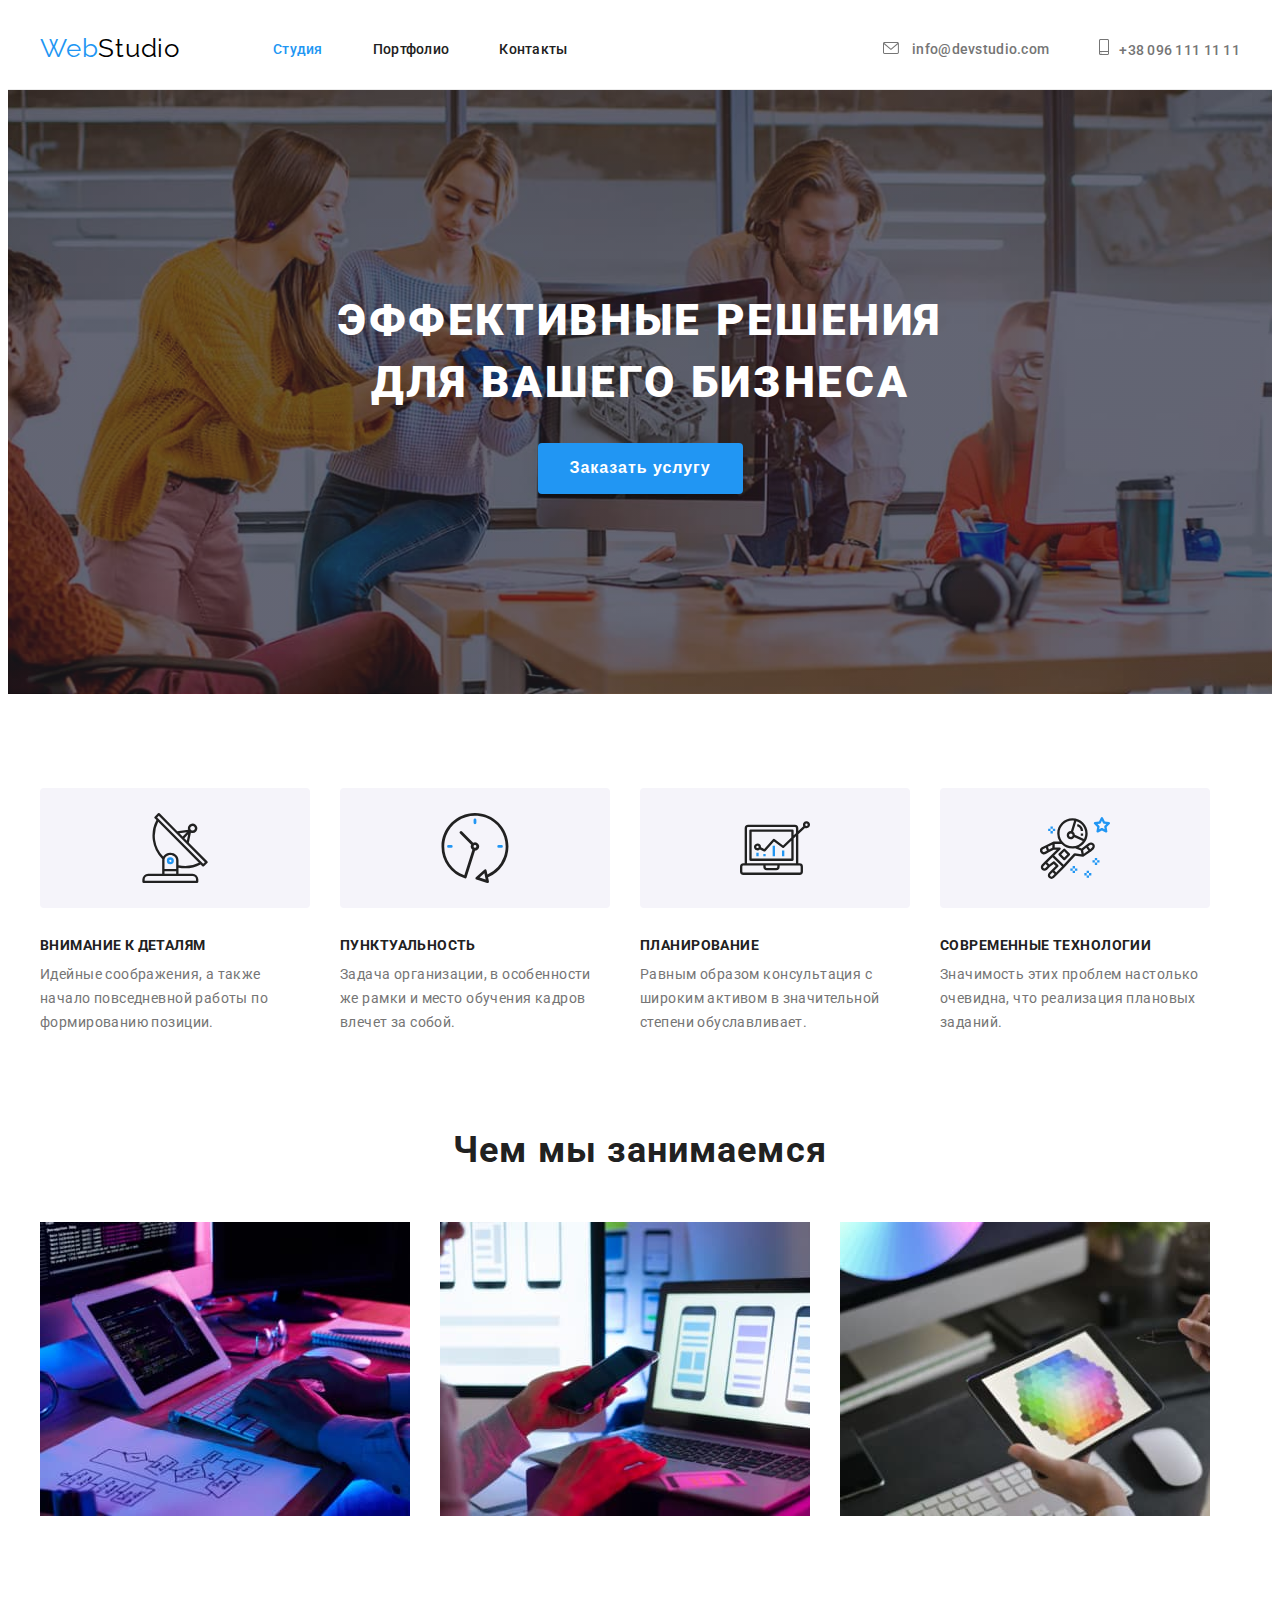
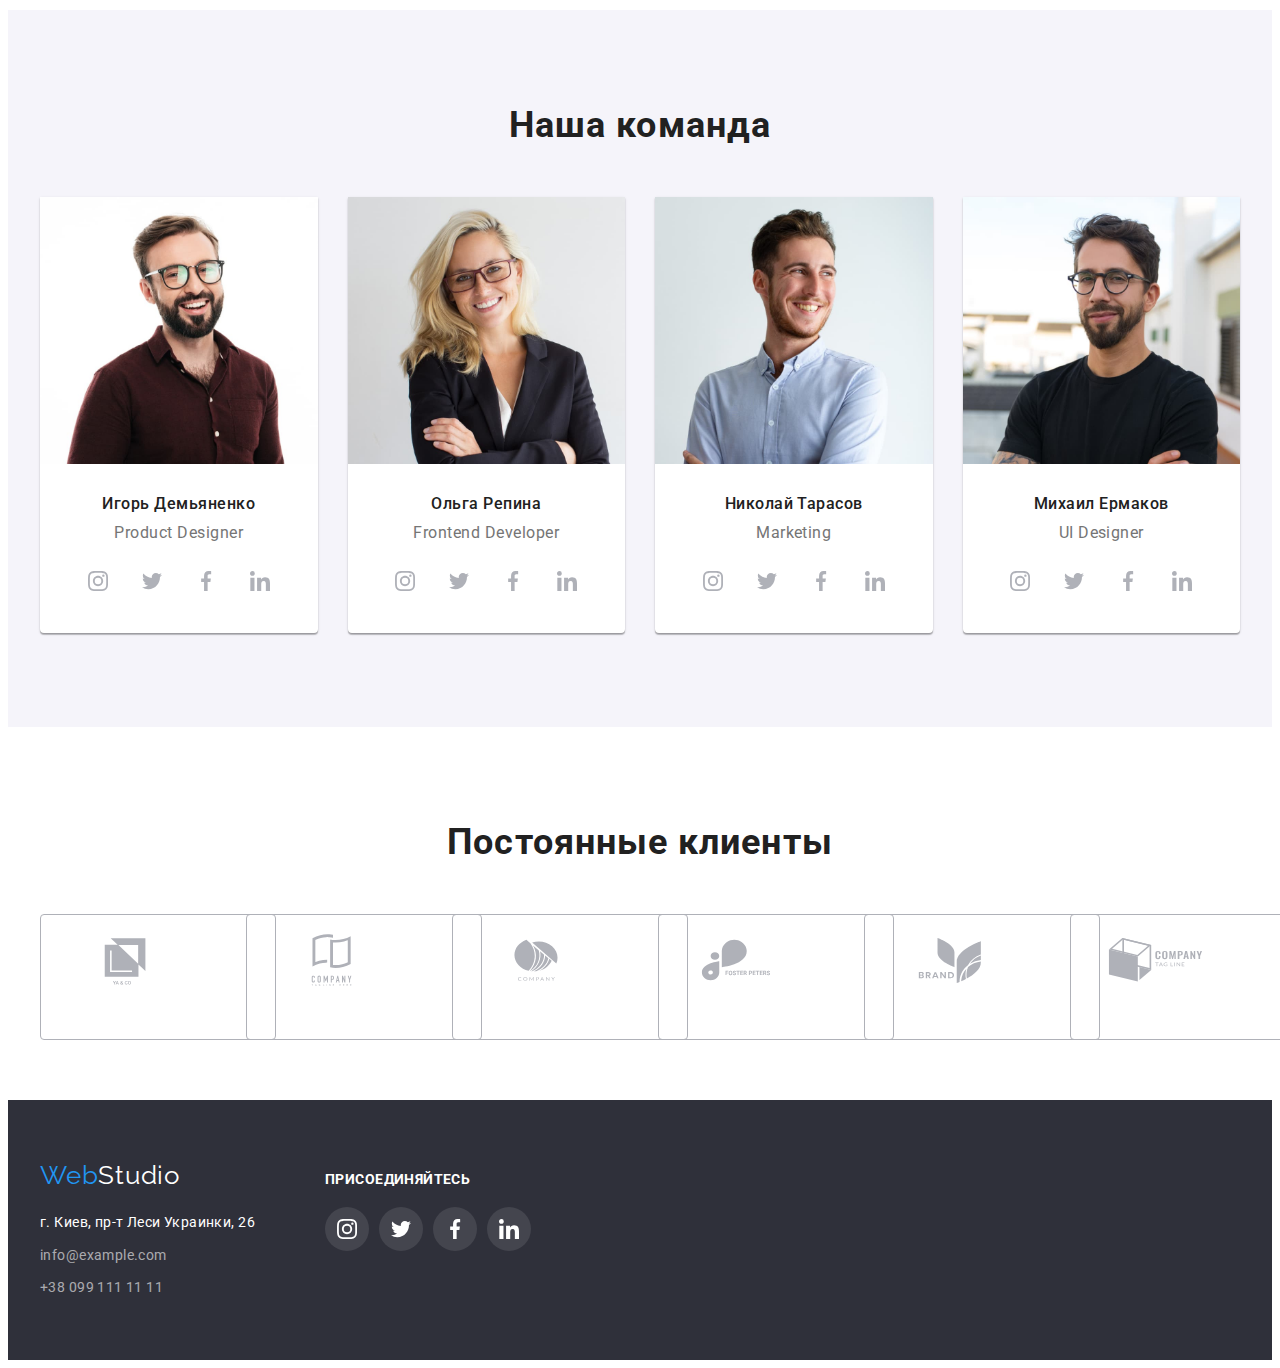
<file: index.html>
<!DOCTYPE html>
<html lang="ru">
  <head>
    <meta charset="UTF-8" />
    <meta http-equiv="X-UA-Compatible" content="IE=edge" />
    <meta name="viewport" content="width=device-width, initial-scale=1.0" />
    <link
      href="https://fonts.googleapis.com/css2?family=Raleway:wght@700&family=Roboto:wght@400;500;700;900&display=swap"
      rel="stylesheet"
    />
    <link
      rel="stylesheet"
      href="https://cdnjs.cloudflare.com/ajax/libs/modern-normalize/1.1.0/modern-normalize.min.css"
      integrity="sha512-wpPYUAdjBVSE4KJnH1VR1HeZfpl1ub8YT/NKx4PuQ5NmX2tKuGu6U/JRp5y+Y8XG2tV+wKQpNHVUX03MfMFn9Q=="
      crossorigin="anonymous"
      referrerpolicy="no-referrer"
    />
    <link rel="stylesheet" href="css/styles.css" />
    <title>HW4</title>
  </head>
  <body>
    <!--Шапка-->
    <header class="header">
     <div class="container header-block">
        <nav class="header-nav">
        <a class="logo link" href="index.html">Web<span class="header-logo">Studio</span></a>

        <ul class="nav-list list">
          <li class="nav-item"><a class="nav-link studio-link link" href="index.html">Студия</a></li>
          <li class="nav-item"><a class="nav-link link" href="portfolio.html">Портфолио</a></li>
          <li class="nav-item"><a class="nav-link link" href="">Контакты</a></li>
        </ul>
      </nav>

      <ul class="header-contacts list">
        <li class="contacts-item">
          <a class="contacts-link link" href="mailto:info@devstudio.com"> <svg class="contacts-icon"  width="16" height="12">
            <use href="./images/icons.svg#icon-envelope"></use>
          </svg> info@devstudio.com</a>
        </li>
        <li class="contacts-item">
          <a class="contacts-link link" href="tel:+380961111111"> <svg class="contacts-icon"  width="10" height="16">
            <use href="./images/icons.svg#icon-smartphone"></use>
          </svg>+38 096 111 11 11</a>
        </li>
      </ul>
     </div>
    </header>

    <main class="main-studio">
      <!--Герой-->
      <section class="hero section">
        <div class="container">
          <h1 class="hero-title">
          Эффективные решения для вашего бизнеса
        </h1>
        <button type="button" class="hero-button">Заказать услугу</button>
        </div>
      </section>

      <!--Особенности-->
      <section class="features section">
        <div class="container">
          <h2 class="features-title">Особенности</h2>
        <ul class="features-list list">
          <li class="features-item">
            <div class="features-icon-box"><svg class="features-icon" width="70" height="70">
              <use href="./images/icons.svg#icon-antenna"></use>
            </svg></div>
            <h3 class="features-subtitle">Внимание к деталям</h3>
            <p class="features-text">
              Идейные соображения, а также начало повседневной работы по формированию позиции.
            </p>
          </li>
          <li class="features-item">
            <div class="features-icon-box"><svg class="features-icon" width="70" height="70">
              <use href="./images/icons.svg#icon-clock"></use>
            </svg></div>
            <h3 class="features-subtitle">Пунктуальность</h3>
            <p class="features-text">
              Задача организации, в особенности же рамки и место обучения кадров влечет за собой.
            </p>
          </li>
          <li class="features-item">
            <div class="features-icon-box"><svg class="features-icon" width="70" height="70">
              <use href="./images/icons.svg#icon-diagram"></use>
            </svg></div>
            <h3 class="features-subtitle">Планирование</h3>
            <p class="features-text">
              Равным образом консультация с широким активом в значительной степени обуславливает.
            </p>
          </li>
          <li class="features-item">
            <div class="features-icon-box"><svg class="features-icon" width="70" height="70">
              <use href="./images/icons.svg#icon-astronaut"></use>
            </svg></div>
            <h3 class="features-subtitle">Современные технологии</h3>
            <p class="features-text">
              Значимость этих проблем настолько очевидна, что реализация плановых заданий.
            </p>
          </li>
        </ul>
        </div>
      </section>

      <!--Чем мы занимаемся-->
      <section class="activity section">
        <div class="container">
          <h2 class="activity-title">Чем мы занимаемся</h2>
        <ul class="activity-list list">
          <li class="activity-item"><img src="./images/box1.jpg" alt="руки печатают на клавиатуре" width="370" /></li>
          <li class="activity-item"><img src="./images/box2.jpg" alt="телефон в руке" width="370" /></li>
          <li class="activity-item"><img src="./images/box3.jpg" alt="планшет в руке" width="370" /></li>
        </ul>
        </div>
      </section>

      <!--Наша команда-->
      <section class="team section">
       <div class="container">
          <h2 class="team-title">Наша команда</h2>
        <ul class="team-list list">
          <li class="team-item">
            <img class="team-img" src="./images/igor.jpg" alt="фото Игоря Демьяненко" width="270" />
            <div class="team-card">
              <h3 class="team-members">Игорь Демьяненко</h3>
            <p class="team-text">Product Designer</p>
            <ul class="team-soc-list list">
              <li class="team-soc-item">
                <a class="team-soc-link link" href=""> <svg class="team-soc-icon" width="20" height="20">
                  <use href="./images/icons.svg#icon-instagram"></use></svg></a></li>
              <li class="team-soc-item">
                <a class="team-soc-link link" href=""> <svg class="team-soc-icon" width="20" height="20">
                  <use href="./images/icons.svg#icon-twitter"></use></svg></a></li>
              <li class="team-soc-item">
                <a class="team-soc-link link" href=""> <svg class="team-soc-icon" width="20" height="20">
                  <use href="./images/icons.svg#icon-facebook"></use></svg></a></li>
              <li class="team-soc-item">
                <a class="team-soc-link link" href=""> <svg class="team-soc-icon" width="20" height="20">
                  <use href="./images/icons.svg#icon-linkedin"></use></svg></a></li>
            </ul>
            </div>
          </li>
          <li class="team-item">
            <img class="team-img" src="./images/olga.jpg" alt="фото Ольги Репиной" width="270" />
            <div class="team-card">
              <h3 class="team-members">Ольга Репина</h3>
            <p class="team-text">Frontend Developer</p>
            <ul class="team-soc-list list">
              <li class="team-soc-item">
                <a class="team-soc-link link" href=""> <svg class="team-soc-icon" width="20" height="20">
                  <use href="./images/icons.svg#icon-instagram"></use></svg></a></li>
              <li class="team-soc-item">
                <a class="team-soc-link link" href=""> <svg class="team-soc-icon" width="20" height="20">
                  <use href="./images/icons.svg#icon-twitter"></use></svg></a></li>
              <li class="team-soc-item">
                <a class="team-soc-link link" href=""> <svg class="team-soc-icon" width="20" height="20">
                  <use href="./images/icons.svg#icon-facebook"></use></svg></a></li>
              <li class="team-soc-item">
                <a class="team-soc-link link" href=""> <svg class="team-soc-icon" width="20" height="20">
                  <use href="./images/icons.svg#icon-linkedin"></use></svg></a></li>
            </ul>
            </div>
          </li>
          <li class="team-item">
            <img class="team-img" src="./images/nikolay.jpg" alt="фото Николая Тарасова" width="270" />
            <div class="team-card">
              <h3 class="team-members">Николай Тарасов</h3>
            <p class="team-text">Marketing</p>
            <ul class="team-soc-list list">
              <li class="team-soc-item">
                <a class="team-soc-link link" href=""> <svg class="team-soc-icon" width="20" height="20">
                  <use href="./images/icons.svg#icon-instagram"></use></svg></a></li>
              <li class="team-soc-item">
                <a class="team-soc-link link" href=""> <svg class="team-soc-icon" width="20" height="20">
                  <use href="./images/icons.svg#icon-twitter"></use></svg></a></li>
              <li class="team-soc-item">
                <a class="team-soc-link link" href=""> <svg class="team-soc-icon" width="20" height="20">
                  <use href="./images/icons.svg#icon-facebook"></use></svg></a></li>
              <li class="team-soc-item">
                <a class="team-soc-link link" href=""> <svg class="team-soc-icon" width="20" height="20">
                  <use href="./images/icons.svg#icon-linkedin"></use></svg></a></li>
            </ul>
            </div>
          </li>
          <li class="team-item">
            <img class="team-img" src="./images/michael.jpg" alt="фото Михаила Ермакова" width="270" />
            <div class="team-card">
              <h3 class="team-members">Михаил Ермаков</h3>
            <p class="team-text">UI Designer</p>
            <ul class="team-soc-list list">
              <li class="team-soc-item">
                <a class="team-soc-link link" href=""> <svg class="team-soc-icon" width="20" height="20">
                  <use href="./images/icons.svg#icon-instagram"></use></svg></a></li>
              <li class="team-soc-item">
                <a class="team-soc-link link" href=""> <svg class="team-soc-icon" width="20" height="20">
                  <use href="./images/icons.svg#icon-twitter"></use></svg></a></li>
              <li class="team-soc-item">
                <a class="team-soc-link link" href=""> <svg class="team-soc-icon" width="20" height="20">
                  <use href="./images/icons.svg#icon-facebook"></use></svg></a></li>
              <li class="team-soc-item">
                <a class="team-soc-link link" href=""> <svg class="team-soc-icon" width="20" height="20">
                  <use href="./images/icons.svg#icon-linkedin"></use></svg></a></li>
            </ul>
            </div>
          </li>
        </ul>
       </div>
      </section>
    </main>

    <!-- Постоянные клиенты -->
    <section class="clients section">
      <div class="container">
        <h2 class="clients-title">Постоянные клиенты
        </h2>
        <ul class="clients-list list">
          <li class="clients-item">
            <a class="clients-link link" href="">
              <svg class="clients-icon" width="106" height="60">
                <use href="./images/icons.svg#icon-logo1"></use>
              </svg>
            </a>
          </li>
          <li class="clients-item">
            <a class="clients-link link" href="">
              <svg class="clients-icon" width="106" height="60">
                <use href="./images/icons.svg#icon-logo2"></use>
              </svg>
            </a>
          </li>
          <li class="clients-item">
            <a class="clients-link link" href="">
              <svg class="clients-icon" width="106" height="60">
                <use href="./images/icons.svg#icon-logo3"></use>
              </svg>
            </a>
          </li>
          <li class="clients-item">
            <a class="clients-link link" href="">
              <svg class="clients-icon" width="106" height="60">
                <use href="./images/icons.svg#icon-logo4"></use>
              </svg>
            </a>
          </li>
          <li class="clients-item">
            <a class="clients-link link" href="">
              <svg class="clients-icon" width="106" height="60">
                <use href="./images/icons.svg#icon-logo5"></use>
              </svg>
            </a>
          </li>
          <li class="clients-item">
            <a class="clients-link link" href="">
              <svg class="clients-icon" width="106" height="60">
                <use href="./images/icons.svg#icon-logo6"></use>
              </svg>
            </a>
          </li>
        </ul>
      </div>
    </section>
    <!--Футер-->
    <footer class="footer">
      <div class="container footer-soc">
        <div>
                  <a href="index.html" class="logo link"> Web<span class="footer-logo">Studio</span></a>
      <address class="footer-address">
        <ul class="address-list list">
          <li>
            <a
              class="address-link link"
              href="https://goo.gl/maps/BdxFgs6YbTX86F2k7"
              target="_blank"
              rel="noopener nofollow noreferrer"
              >г. Киев, пр-т Леси Украинки, 26</a
            >
            <br />
          </li>
          <li>
            <a class="footer-contacts link" href="mailto:info@example.com"> info@example.com</a>
            <br />
          </li>
          <li>
            <a class="footer-contacts link" href="tel:+380991111111">+38 099 111 11 11</a>
          </li>
        </ul>
      </address>
        </div>
        <div class="footer-soc-div">
          <h2 class="footer-title">присоединяйтесь</h2>
          <ul class="footer-soc-list list">
            <li class="footer-soc-item"><a href="" class="footer-soc-link">
              <svg class="footer-soc-icon" width="20" height="20" ><use href="./images/icons.svg#icon-instagram"></use></svg></a></li>
            <li class="footer-soc-item"><a href="" class="footer-soc-link">
              <svg class="footer-soc-icon" width="20" height="20" ><use href="./images/icons.svg#icon-twitter"></use></svg></a></li>
            <li class="footer-soc-item"><a href="" class="footer-soc-link">
              <svg class="footer-soc-icon" width="20" height="20" ><use href="./images/icons.svg#icon-facebook"></use></svg></a></li>
            <li class="footer-soc-item"><a href="" class="footer-soc-link">
              <svg class="footer-soc-icon" width="20" height="20" ><use href="./images/icons.svg#icon-linkedin"></use></svg></a></li>
          </ul>
        </div>
      </div>
    </footer>
  </body>
</html>
</file>
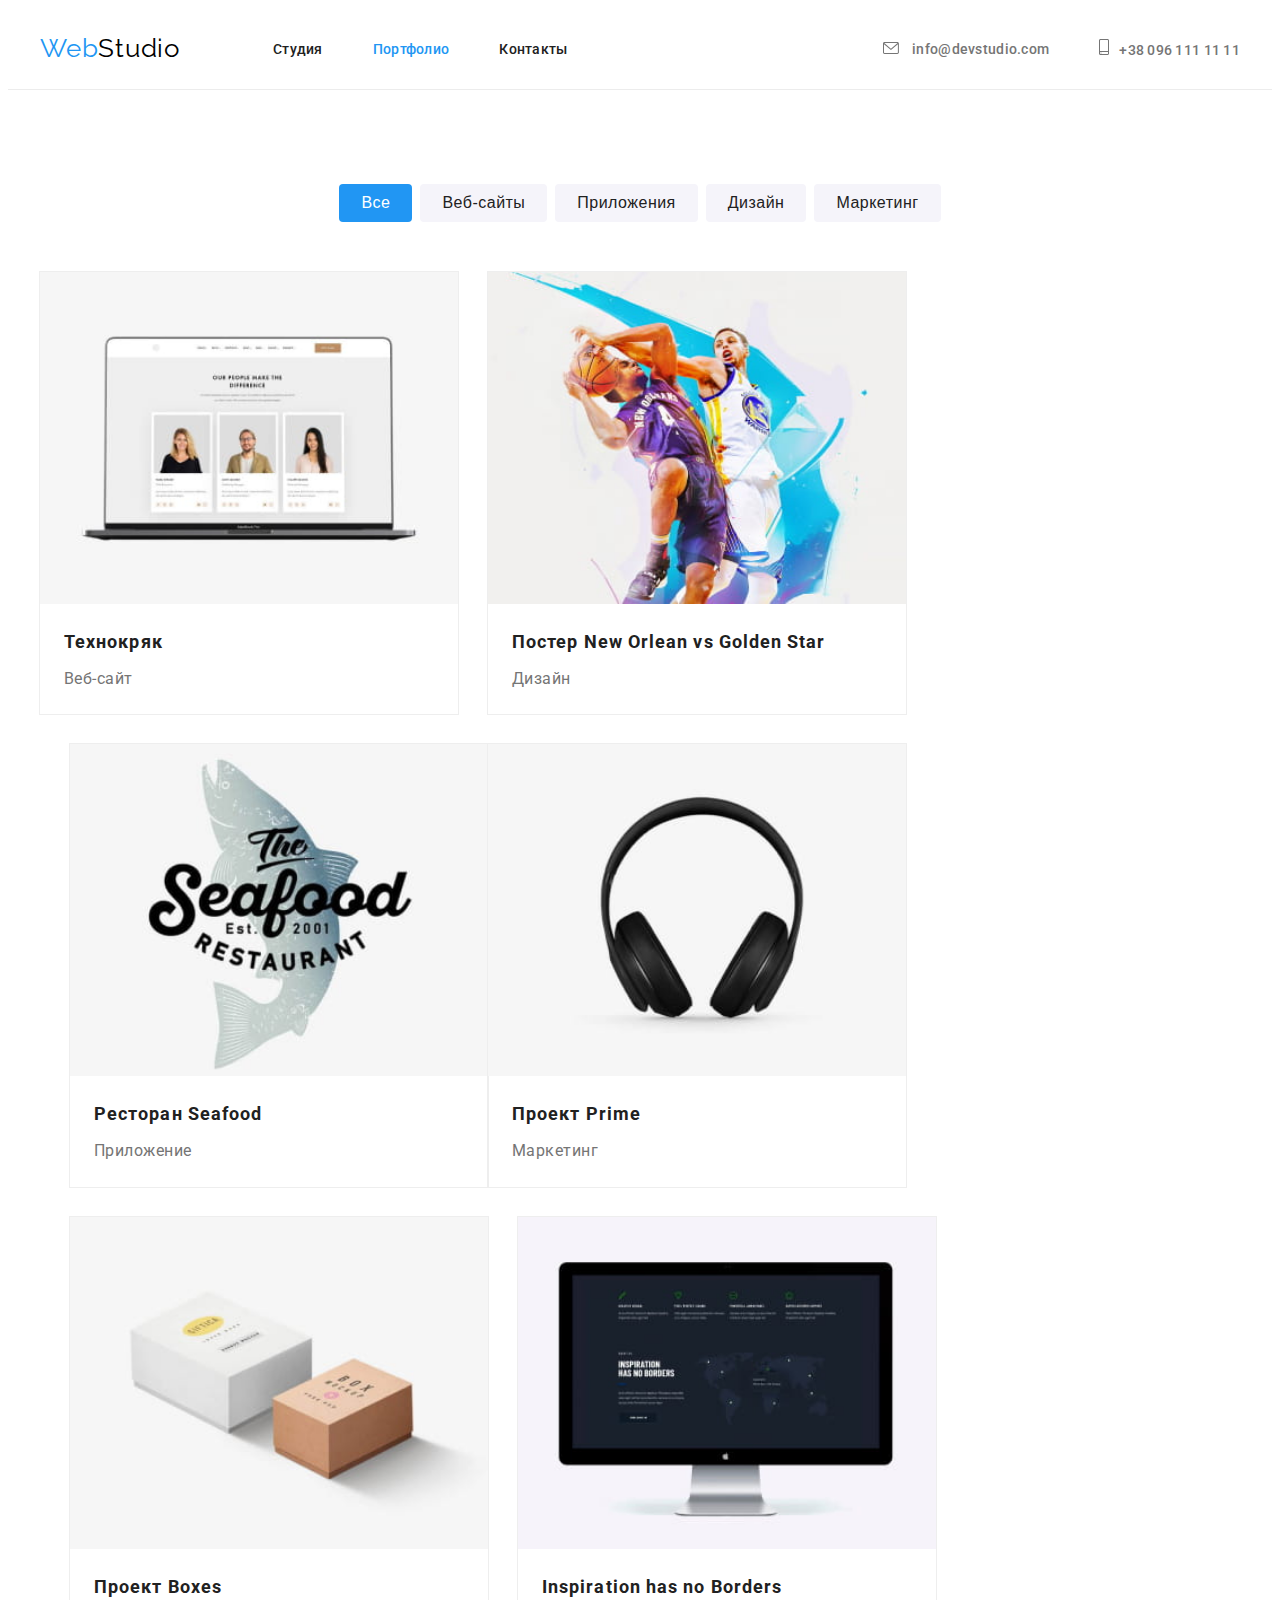
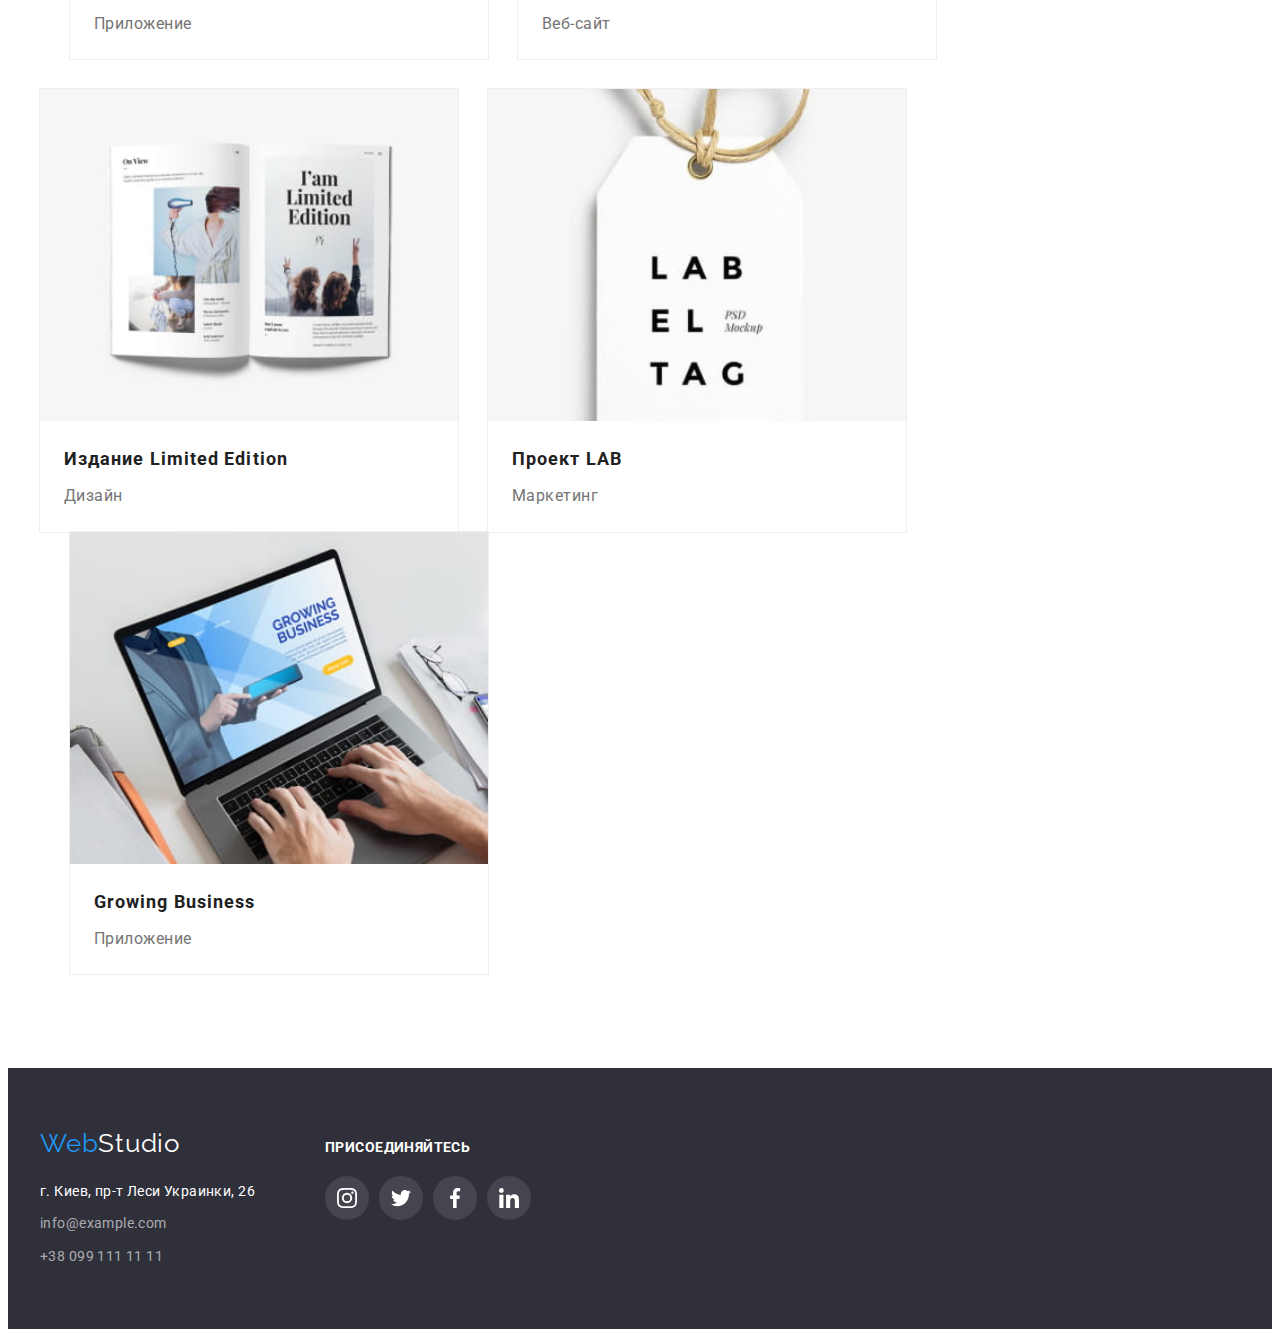
<file: portfolio.html>
<!DOCTYPE html>
<html lang="ru">
  <head>
    <meta charset="UTF-8" />
    <meta http-equiv="X-UA-Compatible" content="IE=edge" />
    <meta name="viewport" content="width=device-width, initial-scale=1.0" />
    <link rel="preconnect" href="https://fonts.googleapis.com" />
    <link rel="preconnect" href="https://fonts.gstatic.com" crossorigin />
    <link
      href="https://fonts.googleapis.com/css2?family=Raleway:wght@700&family=Roboto:wght@400;500;700;900&display=swap"
      rel="stylesheet"
    />
    <link
      rel="stylesheet"
      href="https://cdnjs.cloudflare.com/ajax/libs/modern-normalize/1.1.0/modern-normalize.min.css"
      integrity="sha512-wpPYUAdjBVSE4KJnH1VR1HeZfpl1ub8YT/NKx4PuQ5NmX2tKuGu6U/JRp5y+Y8XG2tV+wKQpNHVUX03MfMFn9Q=="
      crossorigin="anonymous"
      referrerpolicy="no-referrer"
    />
    <link rel="stylesheet" href="css/styles.css" />
    <title>HW4</title>
  </head>

  <body>
    <!--Шапка-->
    <header class="header">
     <div class="container header-block">
        <nav class="header-nav">
        <a class="logo link" href="index.html">Web<span class="header-logo">Studio</span></a>

        <ul class="nav-list list">
          <li class="nav-item"><a class="nav-link link" href="index.html">Студия</a></li>
          <li class="nav-item"><a class="nav-link portfolio-link link" href="portfolio.html">Портфолио</a></li>
          <li class="nav-item"><a class="nav-link link" href="">Контакты</a></li>
        </ul>
      </nav>

      <ul class="header-contacts list">
        <li class="contacts-item">
          <a class="contacts-link link" href="mailto:info@devstudio.com"><svg class="contacts-icon"  width="16" height="12">
            <use href="./images/icons.svg#icon-envelope"></use>
          </svg> info@devstudio.com</a>
        </li>
        <li class="contacts-item">
          <a class="contacts-link link" href="tel:+380961111111"><svg class="contacts-icon"  width="10" height="16">
            <use href="./images/icons.svg#icon-smartphone"></use>
          </svg>+38 096 111 11 11</a>
        </li>
      </ul>
     </div>
    </header>
    <main class="main-portfolio">
      <!-- Портфолио -->
      <section class="portfolio section">
        <div class="container">
          <h1 class="portfolio-title">Портфолио</h1>

        <ul class="button-list list">
          <li class="portfolio-button-item">
            <button class="portfolio-button current" type="button">Все</button>
          </li>
          <li class="portfolio-button-item">
            <button class="portfolio-button secondary" type="button">Веб-сайты</button>
          </li>
          <li class="portfolio-button-item">
            <button class="portfolio-button secondary" type="button">Приложения</button>
          </li>
          <li class="portfolio-button-item">
            <button class="portfolio-button secondary" type="button">Дизайн</button>
          </li>
          <li class="portfolio-button-item">
            <button class="portfolio-button secondary" type="button">Маркетинг</button>
          </li>
        </ul>
        <ul class="portfolio-list list">
          <li class="portfolio-list-item"> <a href="" class="portfolio-list-link link">
            <img class="portfolio-img" src="./images/project1.jpg" alt="Ноутбук" width="370" />
            <div class="portfolio-card">
              <h2 class="portfolio-subtitle">Технокряк</h2>
            <p class="portfolio-text">Веб-сайт</p>
          </div></a>
          </li>
          <li class="portfolio-list-item"> <a href="" class="portfolio-list-link link">
            <img class="portfolio-img" src="./images/project2.jpg" alt="Два баскетболиста с мячом" width="370" />
            <div class="portfolio-card">
              <h2 class="portfolio-subtitle">Постер New Orlean vs Golden Star</h2>
            <p class="portfolio-text">Дизайн</p>
          </div></a>
          </li>
          <li class="portfolio-list-item"> <a href="" class="portfolio-list-link link">
            <img class="portfolio-img" src="./images/project3.jpg" alt="Ресторан Seafood" width="370" />
            <div class="portfolio-card">
              <h2 class="portfolio-subtitle">Ресторан Seafood</h2>
            <p class="portfolio-text">Приложение</p>
          </div></a>
          </li>
          <li class="portfolio-list-item"> <a href="" class="portfolio-list-link link">
            <img class="portfolio-img" src="./images/project4.jpg" alt="Наушники" width="370" />
            <div class="portfolio-card">
              <h2 class="portfolio-subtitle">Проект Prime</h2>
            <p class="portfolio-text">Маркетинг</p>
          </div></a>
          </li>
          <li class="portfolio-list-item"> <a href="" class="portfolio-list-link link">
            <img class="portfolio-img" src="./images/project5.jpg" alt="Две коробки" width="370" />
            <div class="portfolio-card">
              <h2 class="portfolio-subtitle">Проект Boxes</h2>
            <p class="portfolio-text">Приложение</p>
          </div></a> 
          </li>
          <li class="portfolio-list-item"> <a href="" class="portfolio-list-link link">
            <img class="portfolio-img" src="./images/project6.jpg" alt="Монитор" width="370" />
            <div class="portfolio-card">
              <h2 class="portfolio-subtitle">Inspiration has no Borders</h2>
            <p class="portfolio-text">Веб-сайт</p>
          </div></a> 
          </li>
          <li class="portfolio-list-item"> <a href="" class="portfolio-list-link link">
            <img class="portfolio-img" src="./images/project7.jpg" alt="Открытый журнал" width="370" />
            <div class="portfolio-card">
              <h2 class="portfolio-subtitle">Издание Limited Edition</h2>
            <p class="portfolio-text">Дизайн</p>
          </div></a> 
          </li>
          <li class="portfolio-list-item"> <a href="" class="portfolio-list-link link">
            <img class="portfolio-img" src="./images/project8.jpg" alt="Бирка" width="370" />
            <div class="portfolio-card">
              <h2 class="portfolio-subtitle">Проект LAB</h2>
            <p class="portfolio-text">Маркетинг</p>
          </div></a>  
          </li>
          <li class="portfolio-list-item"> <a href="" class="portfolio-list-link link">
            <img class="portfolio-img" src="./images/project9.jpg" alt="Руки печатающие на ноутбуке" width="370" />
            <div class="portfolio-card">
              <h2 class="portfolio-subtitle">Growing Business</h2>
            <p class="portfolio-text">Приложение</p>
          </div></a>  
          </li>
        </ul>
        </div>
      </section>
    </main>
    <!--Футер-->
  <footer class="footer">
      <div class="container footer-soc">
        <div>
                  <a href="index.html" class="logo link"> Web<span class="footer-logo">Studio</span></a>
      <address class="footer-address">
        <ul class="address-list list">
          <li>
            <a
              class="address-link link"
              href="https://goo.gl/maps/BdxFgs6YbTX86F2k7"
              target="_blank"
              rel="noopener nofollow noreferrer"
              >г. Киев, пр-т Леси Украинки, 26</a
            >
            <br />
          </li>
          <li>
            <a class="footer-contacts link" href="mailto:info@example.com"> info@example.com</a>
            <br />
          </li>
          <li>
            <a class="footer-contacts link" href="tel:+380991111111">+38 099 111 11 11</a>
          </li>
        </ul>
      </address>
        </div>
        <div class="footer-soc-div">
          <h2 class="footer-title">присоединяйтесь</h2>
          <ul class="footer-soc-list list">
            <li class="footer-soc-item"><a href="" class="footer-soc-link">
              <svg class="footer-soc-icon" width="20" height="20" ><use href="./images/icons.svg#icon-instagram"></use></svg></a></li>
            <li class="footer-soc-item"><a href="" class="footer-soc-link">
              <svg class="footer-soc-icon" width="20" height="20" ><use href="./images/icons.svg#icon-twitter"></use></svg></a></li>
            <li class="footer-soc-item"><a href="" class="footer-soc-link">
              <svg class="footer-soc-icon" width="20" height="20" ><use href="./images/icons.svg#icon-facebook"></use></svg></a></li>
            <li class="footer-soc-item"><a href="" class="footer-soc-link">
              <svg class="footer-soc-icon" width="20" height="20" ><use href="./images/icons.svg#icon-linkedin"></use></svg></a></li>
          </ul>
        </div>
      </div>
    </footer>
  </body>
</html>
</file>
<file: css/styles.css>
:root {
    --primary-text-color: #757575;
    --title-text-color: #212121;
    --accent-color: #2196F3;
    --primary-background-color: #FFFFFF;
    --accent-background-color: #2F303A;
}

body {
    font-family: 'Roboto', sans-serif;
    color: var(--primary-text-color);
    background-color: var(--primary-background-color);
    max-width: 1600px;

}


.link {
    text-decoration: none;
}

.list {
    list-style: none;
    margin: 0;
    padding: 0;
}

.container {
    width: 1200px;
    margin: 0 auto;
    padding: 0 15px;
}

.section {
    padding-top: 94px;
    padding-bottom: 94px;
}

h1, h2, h3, h4, h5, h6, p {
    margin: 0;
    padding: 0;
}

ul, ol {
    margin: 0;
    padding-left: 0;
}

img {
    display: block;
    width: 100%;
    height: auto;
}

/* Header */

.header {
border-bottom: 1px solid #ECECEC;
padding: 25px 0;
}

.logo {
    color: var(--accent-color);

    font-family: 'Raleway';
        font-size: 26px;
        line-height: 1.2;
        letter-spacing: 0.03em;
}

.header-logo {
    color: #000000;
}


.nav-link {
    color: var(--title-text-color);
    font-weight: 500;
        font-size: 14px;
        line-height: 1.1;
        letter-spacing: 0.02em;
}

.nav-link.studio-link {
    color: var(--accent-color);
}

.nav-link.portfolio-link {
    color: var(--accent-color);
}

.contacts-link {
    color: var(--primary-text-color);
    font-weight: 500;
        font-size: 14px;
        line-height: 1.1;
        letter-spacing: 0.02em;
}




.nav-link:hover, .nav-link:focus {
    color: var(--accent-color);
}
 
.contacts-link:hover, .contacts-link:focus {
    color: var(--accent-color);
 }

.nav-list {
    display: flex;
}
.header-contacts {
    display: flex;
    margin-left: auto;  
}
.header-nav {
    display: flex;
    align-items: center;
}
.header-block {
    display: flex;
    align-items: center;
}
.nav-item + .nav-item {
    margin-left: 50px;
}
.contacts-item + .contacts-item {
    margin-left: 50px;
}

.header-nav .logo {
    margin-right: 93px;
}
.header ul a {
    padding: 32px 0;
}
.contacts-icon {
fill: var(--primary-text-color);
margin-right: 10px;
}

.contacts-link:hover .contacts-icon,
.contacts-link:focus .contacts-icon {
    fill: var(--accent-color);
}

/* Hero */
.hero.section {
    padding: 200px 0;
}

.hero {
    background-color: #C4C4C4;
    max-width: 1600px;
    margin-left: auto;
    margin-right: auto;
    background-image:linear-gradient(to right, rgba(47, 48, 58, 0.4),rgba(47, 48, 58, 0.4)), url(../images/hero.jpg);
    background-repeat: no-repeat;
    background-size: cover;
    background-position: center;
    }
.hero-title {
    margin: 0 auto 30px auto;
    max-width: 700px;
    color: #FFFFFF;
    font-weight: 900;
        font-size: 44px;
        line-height: 1.4;  
        text-align: center;
        letter-spacing: 0.06em;
        text-transform: uppercase;    
}
.hero-button {
    color: #FFFFFF;
    background-color: var(--accent-color);
    cursor: pointer;
    box-shadow: 0px 4px 4px rgba(0, 0, 0, 0.15);
    border-radius: 4px;
    padding: 10px 32px;
    border: transparent;
    min-width: 200px;
    font-weight: 700;
        font-size: 16px;
        line-height: 1.9;
        text-align: center;
        letter-spacing: 0.06em; 
    display: block;
    margin: 0 auto;   
}

/* Features */
.features.section {
    padding-bottom: 0;
}

.features-subtitle {
color: var(--title-text-color);
    font-size: 14px;
    line-height: 1.1;
    letter-spacing: 0.03em;
    text-transform: uppercase;
margin-bottom: 10px;
}
.features-text {
        font-size: 14px;
        line-height: 1.7;
        letter-spacing: 0.03em;
}
.features-title {
    visibility: hidden;
    font-size: 0;
}
.features-list {
    display: flex;
}

.features-item {
    width: 270px;
}
.features-item + .features-item {
    margin-left: 30px;
}

.features-icon-box{
    width: 270px;
    height: 120px;
    display: flex;
    align-items: center;
    justify-content: center;
    margin-bottom: 30px;
    background-color: #F5F4FA;
    border-radius: 4px;
  }




 /* Activity */
 .activity-title {
     color: var(--title-text-color);
        font-size: 36px;
        line-height: 1.2;
        text-align: center;
        letter-spacing: 0.03em;
    margin-bottom: 50px;
 }

 .activity-list {
     display: flex;
 }
 .activity-item + .activity-item {
margin-left: 30px;
 }

/* Team */
.team {
    background-color: #F5F4FA;
}
.team-members {
    color: var(--title-text-color);
    font-weight: 500;
        font-size: 16px;
        line-height: 1.2;
        text-align: center;
        letter-spacing: 0.03em;
    margin-bottom: 10px;
}
.team-title {
    color: var(--title-text-color);
        font-size: 36px;
        line-height: 1.2;
        text-align: center;
        letter-spacing: 0.03em;
    margin-bottom: 50px;
}
.team-text {
        font-size: 16px;
        line-height: 1.2;
        text-align: center;
        letter-spacing: 0.03em;
}

.team-img {
background-color: var(--primary-background-color);
}

.team-item {
    background-color: var(--primary-background-color);
    box-shadow: 0px 1px 3px rgba(0, 0, 0, 0.12), 0px 1px 1px rgba(0, 0, 0, 0.14), 0px 2px 1px rgba(0, 0, 0, 0.2);
        border-radius: 0px 0px 4px 4px;
}

.team-list {
    display: flex;
}
.team-item + .team-item {
    margin-left: 30px;
}

.team-card {
padding: 30px 32px;
}

.team-soc-list {
display: flex;
justify-content: center;
align-items: center;
margin-top: 16px;
}

.team-soc-item {
    width: 44px;
    height: 44px;
    margin-right: 10px;
}
.team-soc-item:last-child {
    margin-right: 0;
}

.team-soc-link {
width: 100%;
height: 100%;
display: flex;
align-items: center;
justify-content: center;
border-radius: 50%;
}

.team-soc-link:hover, .team-soc-link:focus {
background-color: var(--accent-color);
}

.team-soc-link:hover .team-soc-icon,
.team-soc-link:focus .team-soc-icon {
fill: var(--primary-background-color);
} 



.team-soc-icon {
    fill: #AFB1B8;
}

/* Clients */

.clients-title {
        font-size: 36px;
        line-height: 1.2;
        text-align: center;
        letter-spacing: 0.03em;
        color: var(--title-text-color);
        margin-bottom: 50px;
}

.clients-list {
    display: flex;
    align-items: center;
    justify-content: space-between;
}

.clients-item {
    width: 170px;
    height: 92px;
}
.clients-link {
display: block;
width: 100%;
height: 100%;
padding: 16px 32px;
fill: #AFB1B8;
border: 1px solid #AFB1B8;
border-radius: 4px;
}

.clients-link:hover, .clients-link:focus {
    border-color: var(--accent-color);
    fill: var(--accent-color);
}


/* Portfolio */
.portfolio-title {
    visibility: hidden;
    font-size: 0;
}
.button-list {
    display: flex;
    justify-content: center;
    margin-bottom: 50px;
}

.portfolio-button-item + .portfolio-button-item {
    margin-left: 8px;
}

.portfolio-list {
    display: flex;
    flex-wrap: wrap;
}

.portfolio-list-item {
    margin-left: 30px;
    margin-bottom: 30px;
    outline: 1px solid #EEEEEE;
}


.portfolio-list-item:nth-child(3n+1) {
    margin-left: 0;
}

.portfolio-list-item:nth-last-child(-n+3) {
    margin-bottom: 0;
}

.portfolio-list-link {
    color: var(--primary-text-color);
    display: block;
}

.portfolio-list-link:hover,
.portfolio-list-link:focus {
    box-shadow: 0px 1px 1px rgba(0, 0, 0, 0.12), 0px 4px 4px rgba(0, 0, 0, 0.06), 1px 4px 6px rgba(0, 0, 0, 0.16);
}


.portfolio-button.current {
        color: var(--primary-background-color);
        background-color: var(--accent-color);
 }

.portfolio-button.current:hover, .portfolio-button.current:focus {
    box-shadow: 0px 3px 1px rgba(0, 0, 0, 0.1), 0px 1px 2px rgba(0, 0, 0, 0.08), 0px 2px 2px rgba(0, 0, 0, 0.12);
}
.portfolio-button {
    color: var(--title-text-color);
    background-color: #F5F4FA;
        font-weight: 500;
        font-size: 16px;
        line-height: 1.6;
        text-align: center;
        letter-spacing: 0.03em;
    padding: 6px 22px;
    border: transparent;
    border-radius: 4px;
}

.portfolio-button.secondary:hover, .portfolio-button.secondary:focus {
    color: var(--primary-background-color);
    background-color: var(--accent-color);
    cursor: pointer;
    box-shadow: 0px 3px 1px rgba(0, 0, 0, 0.1), 0px 1px 2px rgba(0, 0, 0, 0.08), 0px 2px 2px rgba(0, 0, 0, 0.12);
}
.portfolio-subtitle {
    color: var(--title-text-color);
        font-size: 18px;
        line-height: 2;
        letter-spacing: 0.06em;
    margin-bottom: 4px;
}
.portfolio-text {
        font-size: 16px;
        line-height: 1.9;
        letter-spacing: 0.03em;
}

.portfolio-card {
width: 370px;
}

.portfolio-img {
    display: block;
}

.portfolio-card {
    padding: 20px 24px;
}


/* Footer */
.footer {
    background-color: var(--accent-background-color);
    padding: 60px 0;
}
.footer-address {
   
}
.footer-logo {
    color: #FFFFFF;
}

.footer .logo {
    display: block;
    margin-bottom: 20px;
}
.address-link {
    color: #FFFFFF;
    font-style: normal;
    font-size: 14px;
        line-height: 1.7;
        letter-spacing: 0.03em;
}
.footer-contacts {
    display: inline-block;
    color: rgba(255, 255, 255, 0.6);
    font-style: normal;
        font-size: 14px;
        line-height: 1.7;
        letter-spacing: 0.03em;
   
}

.footer-address li:not(:first-child) {
    margin-top: 9px;
}
.footer-contacts:hover, .footer-contacts:focus {
color: var(--accent-color);
}
.address-link:hover, .address-link:focus {
color: var(--accent-color);
}

.footer-title {
    font-size: 14px;
    line-height: 1.1;
    letter-spacing: 0.03em;
    text-transform: uppercase;
    color: var(--primary-background-color);
}

.footer-soc {
    display: flex;
    align-items: flex-start;
    justify-content: flex-start;
}

.footer-soc-div {
    padding-top: 12px;
    margin-left: 70px;
}

.footer-soc-list {
    display: flex;
    align-items: center;
    justify-content: center;
    margin-top: 20px;
}

.footer-soc-item {
    width: 44px;
    height: 44px;
    margin-right: 10px;
}
.footer-soc-item:last-child {
    margin-right: 0;
}

.footer-soc-link {
    width: 100%;
    height: 100%;
    border-radius: 50%;
    background-color: rgba(255, 255, 255, 0.1);
    display: flex;
    align-items: center;
    justify-content: center;
}

.footer-soc-icon {
    fill: var(--primary-background-color);
}

.footer-soc-link:hover, .footer-soc-link:focus {
background-color: var(--accent-color);
}
</file>
